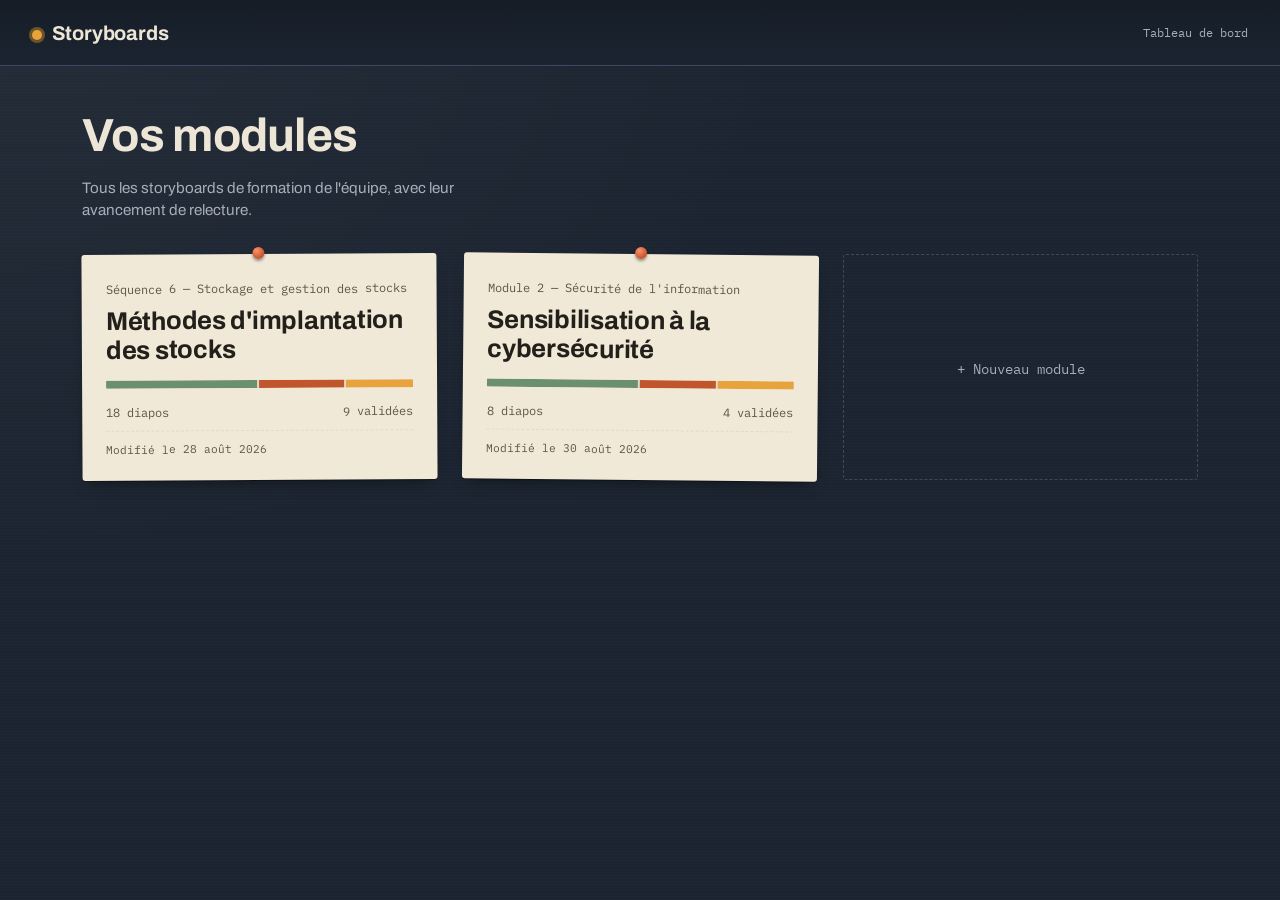
<file: index.html>
<!doctype html>
<html lang="fr">
<head>
  <meta charset="UTF-8">
  <meta name="viewport" content="width=device-width, initial-scale=1">
  <title>Storyboards — Tableau de bord</title>
  <link rel="stylesheet" href="css/styles.css">
</head>
<body>

  <header class="app-header">
    <div class="app-header__brand">
      <span class="app-header__mark" aria-hidden="true"></span>
      <span class="app-header__title">Storyboards</span>
    </div>
    <nav class="app-header__breadcrumb">Tableau de bord</nav>
  </header>

  <main class="view">
    <div class="view-intro">
      <div>
        <h1>Vos modules</h1>
        <p>Tous les storyboards de formation de l'équipe, avec leur avancement de relecture.</p>
      </div>
    </div>

    <div id="dashboard-root">
      <div class="empty-state">Chargement des modules…</div>
    </div>
  </main>

  <script src="js/storyboard-model.js"></script>
  <script src="js/ui-dashboard.js"></script>
  <script src="js/app-dashboard.js"></script>
</body>
</html>
</file>
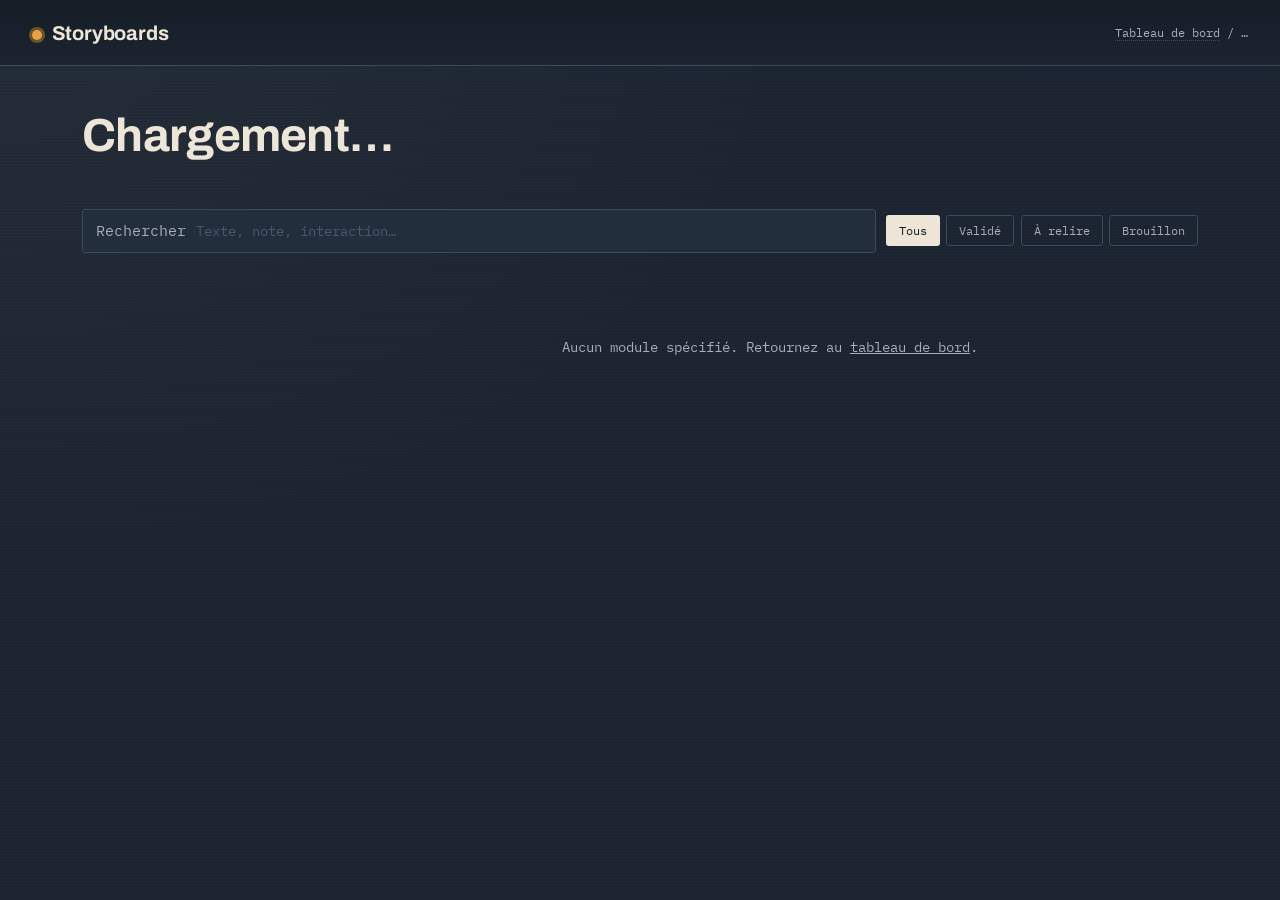
<file: module.html>
<!doctype html>
<html lang="fr">
<head>
  <meta charset="UTF-8">
  <meta name="viewport" content="width=device-width, initial-scale=1">
  <title id="page-title">Storyboard</title>
  <link rel="stylesheet" href="css/styles.css">
</head>
<body>

  <header class="app-header">
    <div class="app-header__brand">
      <span class="app-header__mark" aria-hidden="true"></span>
      <span class="app-header__title">Storyboards</span>
    </div>
    <nav class="app-header__breadcrumb">
      <a href="index.html">Tableau de bord</a> / <span id="breadcrumb-module">…</span>
    </nav>
  </header>

  <main class="view">
    <div class="view-intro">
      <div>
        <h1 id="module-title">Chargement…</h1>
        <p id="module-sequence"></p>
      </div>
    </div>

    <div class="toolbar">
      <label class="toolbar__search">
        <span>Rechercher</span>
        <input type="search" id="search-input" placeholder="Texte, note, interaction…">
      </label>
      <div class="chip-group" id="statut-chips">
        <button class="chip" data-tone="all" data-statut="all" data-active="true">Tous</button>
        <button class="chip" data-tone="valide" data-statut="valide">Validé</button>
        <button class="chip" data-tone="a_relire" data-statut="a_relire">À relire</button>
        <button class="chip" data-tone="brouillon" data-statut="brouillon">Brouillon</button>
      </div>
    </div>

    <div class="module-layout">
      <nav class="chapter-rail" id="chapter-rail" aria-label="Chapitres"></nav>
      <div id="slides-root">
        <div class="empty-state">Chargement du storyboard…</div>
      </div>
    </div>
  </main>

  <script src="js/storyboard-model.js"></script>
  <script src="js/ui-viewer.js"></script>
  <script src="js/app-module.js"></script>
</body>
</html>
</file>
<file: css/styles.css>
/* ==========================================================================
   Storyboard Tool — Feuille de style principale
   Identité : plateau de production / fiches indexées épinglées
   ========================================================================== */

@import url('https://fonts.googleapis.com/css2?family=Archivo:ital,wght@0,400;0,500;0,600;0,700;1,400&family=IBM+Plex+Mono:wght@400;500;600&display=swap');

:root {
  /* Couleurs */
  --ink-950: #161D27;
  --ink-900: #1B2430;
  --ink-800: #232E3D;
  --ink-700: #2E3B4E;
  --ink-600: #47586F;
  --ink-line: #3A4A5F;

  --paper: #F1E9D8;
  --paper-dim: #E4DAC3;
  --paper-text: #23201B;
  --paper-text-dim: #5B5344;

  --text-warm: #EDE6D6;
  --text-warm-dim: #A7AEB9;

  --amber: #E8A33D;
  --amber-dim: #6B5427;
  --moss: #6B8F71;
  --moss-dim: #33422F;
  --brick: #C1552C;
  --brick-dim: #4A2A20;

  /* Typo */
  --font-body: 'Archivo', system-ui, sans-serif;
  --font-mono: 'IBM Plex Mono', ui-monospace, monospace;

  /* Échelle */
  --step-2xs: 0.75rem;
  --step-xs: 0.85rem;
  --step-sm: 0.95rem;
  --step-base: 1.05rem;
  --step-md: 1.25rem;
  --step-lg: 1.6rem;
  --step-xl: 2.1rem;
  --step-2xl: 2.9rem;

  --radius-card: 3px;
  --radius-pin: 50%;

  --shadow-card: 0 1px 0 rgba(0,0,0,0.35), 0 8px 16px -8px rgba(0,0,0,0.5);
}

* { box-sizing: border-box; }

html { color-scheme: dark; }

body {
  margin: 0;
  font-family: var(--font-body);
  background:
    radial-gradient(ellipse at top left, rgba(255,255,255,0.04), transparent 45%),
    repeating-linear-gradient(0deg, rgba(255,255,255,0.012) 0px, rgba(255,255,255,0.012) 1px, transparent 1px, transparent 3px),
    var(--ink-900);
  color: var(--text-warm);
  line-height: 1.5;
  min-height: 100vh;
}

a { color: inherit; }

/* ---------- En-tête ---------- */

.app-header {
  display: flex;
  align-items: center;
  justify-content: space-between;
  gap: 1.5rem;
  padding: 1.1rem 2rem;
  border-bottom: 1px solid var(--ink-line);
  background: linear-gradient(180deg, var(--ink-950), var(--ink-900));
  position: sticky;
  top: 0;
  z-index: 20;
}

.app-header__brand {
  display: flex;
  align-items: baseline;
  gap: 0.6rem;
}

.app-header__mark {
  width: 10px;
  height: 10px;
  border-radius: var(--radius-pin);
  background: var(--amber);
  box-shadow: 0 0 0 3px var(--amber-dim);
  flex: none;
}

.app-header__title {
  font-size: var(--step-md);
  font-weight: 700;
  letter-spacing: -0.01em;
}

.app-header__breadcrumb {
  font-family: var(--font-mono);
  font-size: var(--step-2xs);
  color: var(--text-warm-dim);
}

.app-header__breadcrumb a {
  text-decoration: none;
  color: var(--text-warm-dim);
  border-bottom: 1px dotted var(--ink-line);
}
.app-header__breadcrumb a:hover { color: var(--amber); border-color: var(--amber); }

.btn {
  font-family: var(--font-mono);
  font-size: var(--step-2xs);
  border: 1px solid var(--ink-line);
  background: var(--ink-800);
  color: var(--text-warm);
  padding: 0.55rem 0.9rem;
  border-radius: var(--radius-card);
  cursor: pointer;
  transition: border-color 0.15s ease, background 0.15s ease;
}
.btn:hover { border-color: var(--amber); background: var(--ink-700); }
.btn:focus-visible, a:focus-visible, input:focus-visible, button:focus-visible {
  outline: 2px solid var(--amber);
  outline-offset: 2px;
}

/* ---------- Conteneur ---------- */

.view {
  max-width: 1180px;
  margin: 0 auto;
  padding: 2.2rem 2rem 5rem;
}

.view-intro {
  display: flex;
  align-items: flex-end;
  justify-content: space-between;
  gap: 1.5rem;
  margin-bottom: 2rem;
  flex-wrap: wrap;
}

.view-intro h1 {
  font-size: var(--step-2xl);
  font-weight: 700;
  letter-spacing: -0.015em;
  margin: 0 0 0.35rem;
}

.view-intro p {
  margin: 0;
  color: var(--text-warm-dim);
  max-width: 46ch;
  font-size: var(--step-sm);
}

/* ---------- Barre d'outils (recherche / filtres) ---------- */

.toolbar {
  display: flex;
  flex-wrap: wrap;
  gap: 0.6rem;
  align-items: center;
  margin-bottom: 1.8rem;
}

.toolbar__search {
  display: flex;
  align-items: center;
  gap: 0.5rem;
  background: var(--ink-800);
  border: 1px solid var(--ink-line);
  border-radius: var(--radius-card);
  padding: 0.6rem 0.8rem;
  flex: 1 1 260px;
  font-family: var(--font-mono);
}

.toolbar__search span {
  color: var(--text-warm-dim);
  font-size: var(--step-sm);
}

.toolbar__search input {
  border: none;
  background: none;
  color: var(--text-warm);
  font-family: var(--font-mono);
  font-size: var(--step-xs);
  width: 100%;
}
.toolbar__search input:focus { outline: none; }
.toolbar__search input::placeholder { color: var(--ink-600); }

.chip-group {
  display: flex;
  gap: 0.4rem;
  flex-wrap: wrap;
}

.chip {
  font-family: var(--font-mono);
  font-size: var(--step-2xs);
  padding: 0.45rem 0.75rem;
  border-radius: var(--radius-card);
  border: 1px solid var(--ink-line);
  background: transparent;
  color: var(--text-warm-dim);
  cursor: pointer;
  transition: all 0.15s ease;
  white-space: nowrap;
}

.chip:hover { border-color: var(--text-warm-dim); color: var(--text-warm); }

.chip[data-active="true"] {
  color: var(--ink-950);
  border-color: transparent;
}
.chip[data-active="true"][data-tone="valide"] { background: var(--moss); }
.chip[data-active="true"][data-tone="a_relire"] { background: var(--brick); }
.chip[data-active="true"][data-tone="brouillon"] { background: var(--amber); }
.chip[data-active="true"][data-tone="all"] { background: var(--text-warm); }

/* ---------- Tableau de bord : corkboard de modules ---------- */

.corkboard {
  display: grid;
  grid-template-columns: repeat(auto-fill, minmax(280px, 1fr));
  gap: 1.6rem;
}

.module-card {
  position: relative;
  background: var(--paper);
  color: var(--paper-text);
  border-radius: var(--radius-card);
  padding: 1.6rem 1.5rem 1.4rem;
  box-shadow: var(--shadow-card);
  transform: rotate(var(--tilt, -0.4deg));
  text-decoration: none;
  display: block;
  transition: transform 0.18s ease, box-shadow 0.18s ease;
}

.module-card:hover {
  transform: rotate(0deg) translateY(-3px);
  box-shadow: 0 2px 0 rgba(0,0,0,0.4), 0 16px 28px -10px rgba(0,0,0,0.55);
}

.module-card::before {
  content: "";
  position: absolute;
  top: -7px;
  left: 50%;
  transform: translateX(-50%);
  width: 12px;
  height: 12px;
  border-radius: var(--radius-pin);
  background: radial-gradient(circle at 35% 30%, #ff8f6b, var(--brick) 70%);
  box-shadow: 0 2px 3px rgba(0,0,0,0.4);
}

.module-card__seq {
  font-family: var(--font-mono);
  font-size: var(--step-2xs);
  color: var(--paper-text-dim);
  text-transform: none;
  margin-bottom: 0.5rem;
}

.module-card__title {
  font-size: var(--step-lg);
  font-weight: 700;
  line-height: 1.15;
  margin: 0 0 1rem;
  letter-spacing: -0.01em;
}

.module-card__meta {
  display: flex;
  justify-content: space-between;
  align-items: center;
  font-family: var(--font-mono);
  font-size: var(--step-2xs);
  color: var(--paper-text-dim);
  margin-bottom: 0.6rem;
}

.progress-strip {
  display: flex;
  gap: 2px;
  height: 8px;
  margin-bottom: 0.9rem;
  border-radius: 1px;
  overflow: hidden;
  background: var(--paper-dim);
}
.progress-strip__seg { height: 100%; }
.progress-strip__seg[data-tone="valide"] { background: var(--moss); }
.progress-strip__seg[data-tone="a_relire"] { background: var(--brick); }
.progress-strip__seg[data-tone="brouillon"] { background: var(--amber); }

.module-card__footer {
  display: flex;
  justify-content: space-between;
  font-family: var(--font-mono);
  font-size: 0.7rem;
  color: var(--paper-text-dim);
  border-top: 1px dashed var(--paper-dim);
  padding-top: 0.6rem;
}

.module-card--new {
  display: flex;
  align-items: center;
  justify-content: center;
  background: transparent;
  border: 1.5px dashed var(--ink-line);
  color: var(--text-warm-dim);
  min-height: 170px;
  font-family: var(--font-mono);
  font-size: var(--step-xs);
  transform: none;
  box-shadow: none;
}
.module-card--new:hover {
  border-color: var(--amber);
  color: var(--amber);
  transform: none;
  box-shadow: none;
}
.module-card--new::before { display: none; }

/* ---------- Vue module : rail + fiches ---------- */

.module-layout {
  display: grid;
  grid-template-columns: 220px 1fr;
  gap: 2.5rem;
  align-items: start;
}

.chapter-rail {
  position: sticky;
  top: 90px;
  border-left: 2px solid var(--ink-line);
  padding-left: 1.1rem;
  display: flex;
  flex-direction: column;
  gap: 1.4rem;
}

.chapter-rail__item {
  position: relative;
  cursor: pointer;
  color: var(--text-warm-dim);
  text-decoration: none;
  display: block;
}

.chapter-rail__item::before {
  content: "";
  position: absolute;
  left: -1.36rem;
  top: 0.28rem;
  width: 9px;
  height: 9px;
  border-radius: var(--radius-pin);
  background: var(--ink-line);
  transition: background 0.15s ease;
}

.chapter-rail__item[data-active="true"] { color: var(--text-warm); }
.chapter-rail__item[data-active="true"]::before { background: var(--amber); }

.chapter-rail__num {
  font-family: var(--font-mono);
  font-size: var(--step-2xs);
  display: block;
  color: var(--ink-600);
}
.chapter-rail__item[data-active="true"] .chapter-rail__num { color: var(--amber); }

.chapter-rail__title {
  font-size: var(--step-sm);
  font-weight: 600;
  display: block;
  margin-top: 0.1rem;
}

.chapter-rail__count {
  font-family: var(--font-mono);
  font-size: 0.7rem;
  color: var(--ink-600);
}

/* ---------- Fiches de diapo ---------- */

.chapter-section { margin-bottom: 3rem; }

.chapter-section__heading {
  display: flex;
  align-items: baseline;
  gap: 0.7rem;
  margin: 0 0 1.1rem;
  padding-top: 0.2rem;
}

.chapter-section__heading .num {
  font-family: var(--font-mono);
  color: var(--amber);
  font-size: var(--step-sm);
}

.chapter-section__heading h2 {
  font-size: var(--step-xl);
  margin: 0;
  font-weight: 700;
  letter-spacing: -0.01em;
}

.slide-stack {
  display: flex;
  flex-direction: column;
  gap: 1rem;
}

.slide-card {
  position: relative;
  background: var(--paper);
  color: var(--paper-text);
  border-radius: var(--radius-card);
  box-shadow: var(--shadow-card);
  padding: 1.3rem 1.4rem 1.3rem 1.6rem;
  border-left: 6px solid var(--ink-line);
}
.slide-card[data-statut="valide"] { border-left-color: var(--moss); }
.slide-card[data-statut="a_relire"] { border-left-color: var(--brick); }
.slide-card[data-statut="brouillon"] { border-left-color: var(--amber); }

.slide-card__top {
  display: flex;
  justify-content: space-between;
  align-items: flex-start;
  gap: 1rem;
  margin-bottom: 0.75rem;
}

.slide-card__id {
  font-family: var(--font-mono);
  font-size: var(--step-2xs);
  color: var(--paper-text-dim);
}

.slide-card__id strong {
  color: var(--paper-text);
  font-size: var(--step-base);
  display: block;
  font-family: var(--font-body);
  font-weight: 600;
  margin-bottom: 0.15rem;
}

.status-tag {
  font-family: var(--font-mono);
  font-size: 0.68rem;
  padding: 0.25rem 0.55rem;
  border-radius: var(--radius-card);
  white-space: nowrap;
  flex: none;
}
.status-tag[data-tone="valide"] { background: var(--moss-dim); color: #C9E5CC; }
.status-tag[data-tone="a_relire"] { background: var(--brick-dim); color: #F5C9B7; }
.status-tag[data-tone="brouillon"] { background: var(--amber-dim); color: #F6D8A0; }

.slide-card__ref {
  font-family: var(--font-mono);
  font-size: 0.7rem;
  color: var(--paper-text-dim);
  margin-bottom: 0.9rem;
}

.slide-card__text {
  white-space: pre-line;
  font-size: var(--step-base);
  line-height: 1.55;
  margin-bottom: 1rem;
}

.slide-card__grid {
  display: grid;
  grid-template-columns: repeat(auto-fit, minmax(180px, 1fr));
  gap: 0.9rem 1.4rem;
  border-top: 1px dashed var(--paper-dim);
  padding-top: 0.9rem;
}

.field-label {
  font-family: var(--font-mono);
  font-size: 0.68rem;
  color: var(--paper-text-dim);
  margin-bottom: 0.25rem;
}

.field-value {
  font-size: var(--step-xs);
  white-space: pre-line;
  color: var(--paper-text);
}
.field-value--empty {
  color: var(--paper-text-dim);
  font-style: italic;
}

.slide-card__nav {
  margin-top: 0.9rem;
  padding-top: 0.9rem;
  border-top: 1px dashed var(--paper-dim);
  font-size: var(--step-2xs);
  white-space: pre-line;
  color: var(--paper-text-dim);
}

/* ---------- États vides ---------- */

.empty-state {
  text-align: center;
  padding: 3.5rem 1rem;
  color: var(--text-warm-dim);
  font-family: var(--font-mono);
  font-size: var(--step-xs);
}

/* ---------- Responsive ---------- */

@media (max-width: 860px) {
  .module-layout { grid-template-columns: 1fr; }
  .chapter-rail {
    position: static;
    flex-direction: row;
    overflow-x: auto;
    border-left: none;
    border-bottom: 2px solid var(--ink-line);
    padding-left: 0;
    padding-bottom: 1rem;
    gap: 1.6rem;
  }
  .chapter-rail__item::before { left: 50%; top: -0.9rem; transform: translateX(-50%); }
  .app-header { padding: 1rem 1.2rem; }
  .view { padding: 1.6rem 1.2rem 4rem; }
}

@media (prefers-reduced-motion: reduce) {
  * { transition: none !important; animation: none !important; }
}
</file>
